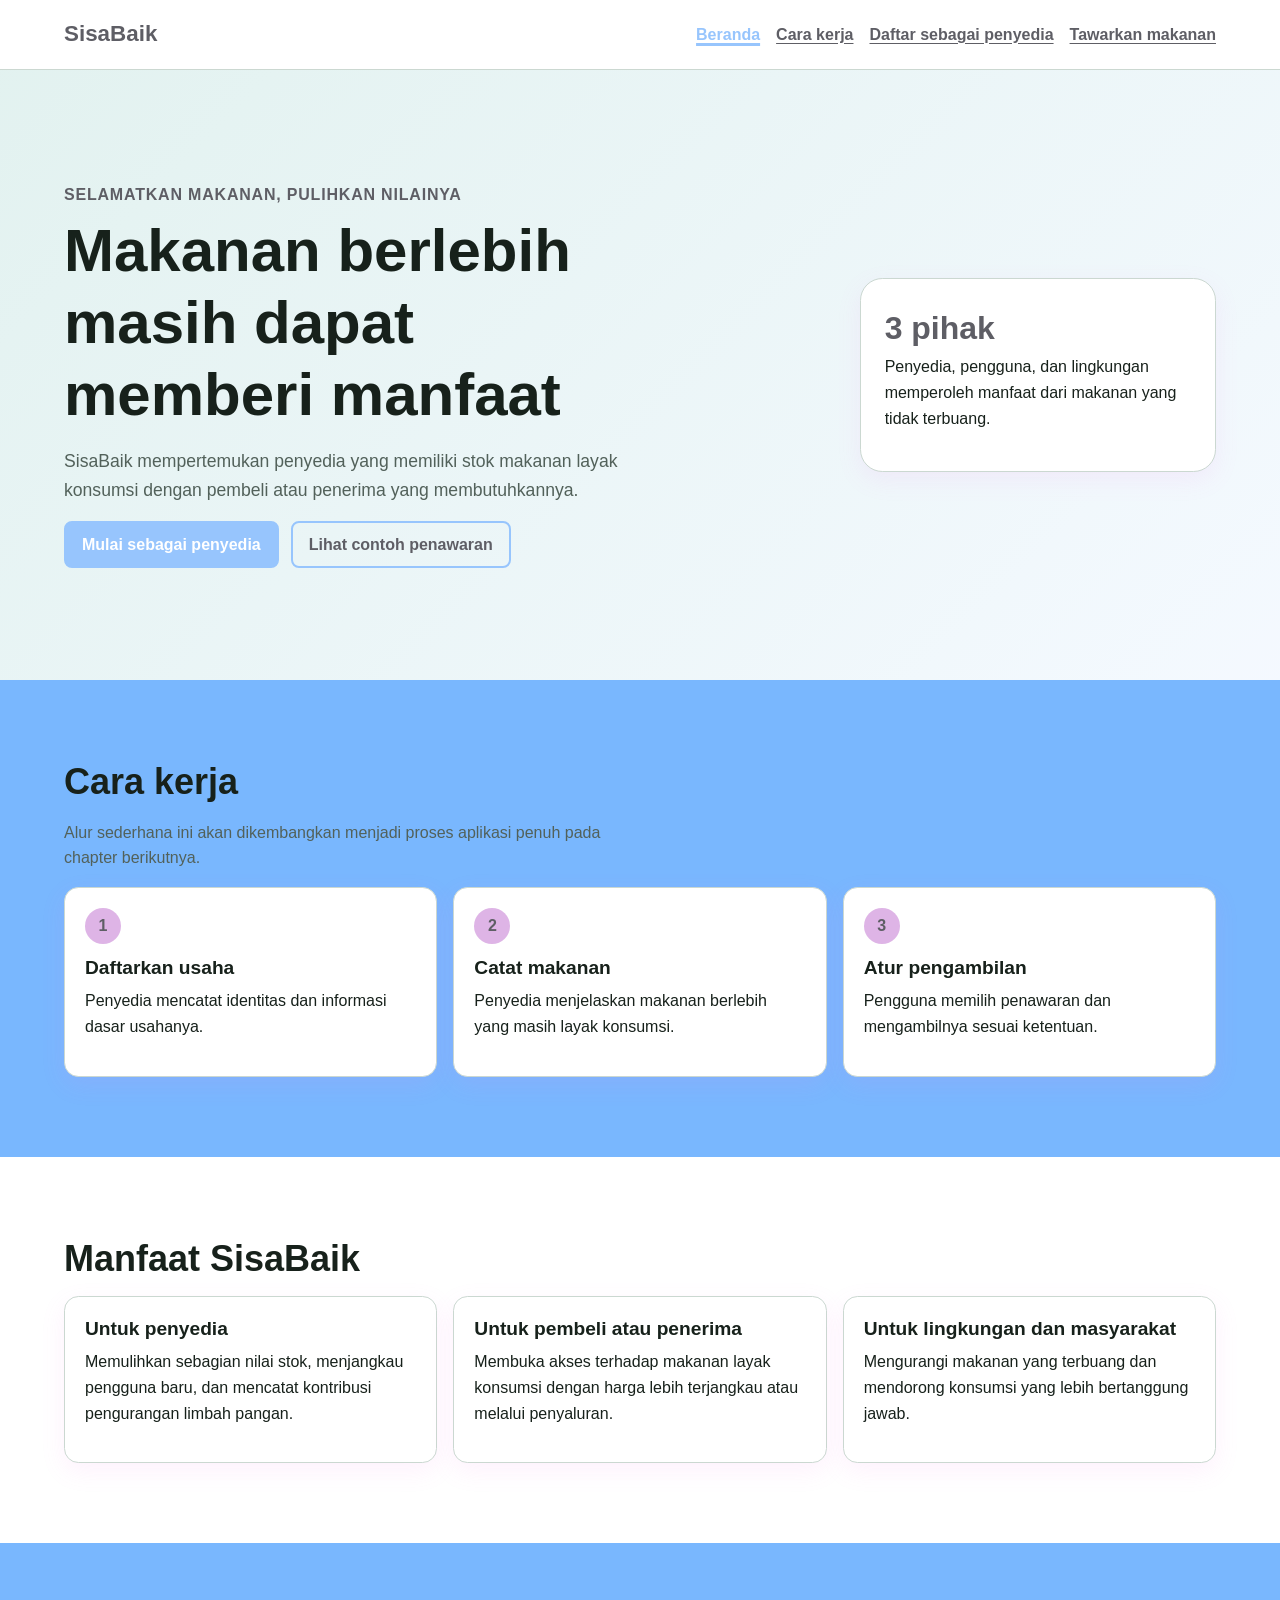
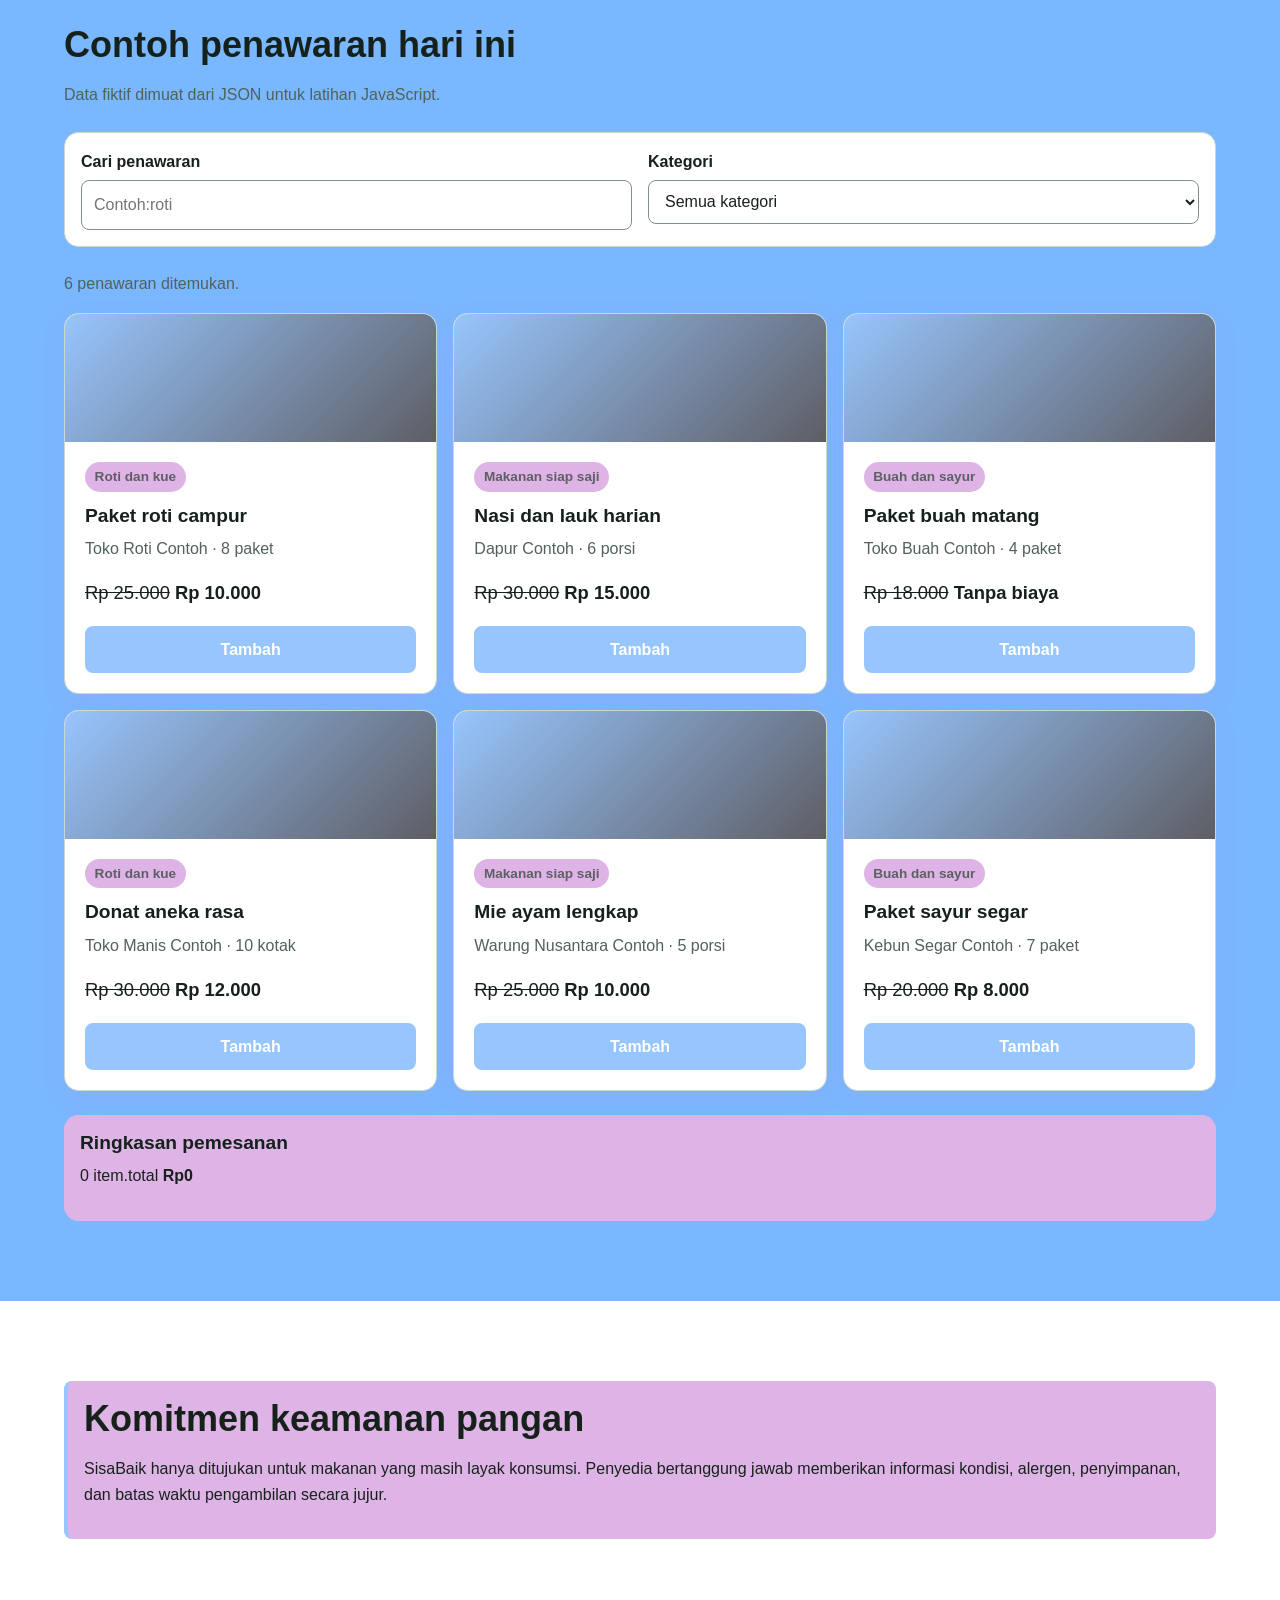
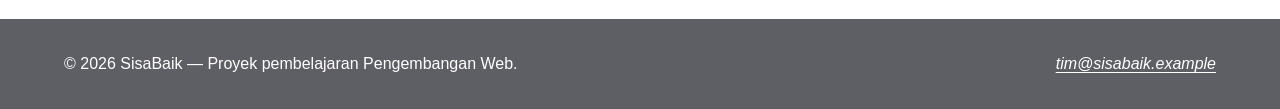
<file: index.html>
<!doctype html>
<html lang="id">
  <head>
    <meta charset="utf-8">
    <meta name="viewport" content="width=device-width, initial-scale=1">
    <meta name="description" content="SisaBaik membantu penyedia menawarkan makanan berlebih agar tetap bernilai, terjangkau, dan tidak terbuang.">
    <title>Beranda | SisaBaik</title>
    <link rel="stylesheet" href="styles.css">
    <script src="app.js" defer></script>
  </head>
  <body>
    <a class="skip-link" href="#konten-utama">Lewati ke konten utama</a>

    <header class="site-header">
      <div class="container header-layout">
        <p class="brand">SisaBaik</p>
        <nav aria-label="Navigasi utama">
          <ul class="nav-list">
            <li><a href="index.html" aria-current="page">Beranda</a></li>
            <li><a href="#cara-kerja">Cara kerja</a></li>
            <li><a href="daftar-penyedia.html">Daftar sebagai penyedia</a></li>
            <li><a href="tawarkan-makanan.html">Tawarkan makanan</a></li>
          </ul>
        </nav>
      </div>
    </header>

    <main id="konten-utama" tabindex="-1">
      <section class="hero" aria-labelledby="judul-utama">
        <div class="container hero-layout">
          <div>
            <p class="eyebrow">Selamatkan makanan, pulihkan nilainya</p>
            <h1 id="judul-utama">Makanan berlebih masih dapat memberi manfaat</h1>
            <p class="lead">SisaBaik mempertemukan penyedia yang memiliki stok makanan layak konsumsi dengan pembeli atau penerima yang membutuhkannya.</p>
            <div class="button-group">
              <a class="button" href="daftar-penyedia.html">Mulai sebagai penyedia</a>
              <a class="button button-secondary" href="#penawaran-contoh">Lihat contoh penawaran</a>
            </div>
          </div>
          <aside class="hero-panel" aria-label="Ringkasan manfaat SisaBaik">
            <strong>3 pihak</strong>
            <p>Penyedia, pengguna, dan lingkungan memperoleh manfaat dari makanan yang tidak terbuang.</p>
          </aside>
        </div>
      </section>

      <section class="section" id="cara-kerja" aria-labelledby="judul-cara-kerja">
        <div class="container">
          <h2 id="judul-cara-kerja">Cara kerja</h2>
          <p class="section-intro">Alur sederhana ini akan dikembangkan menjadi proses aplikasi penuh pada chapter berikutnya.</p>
          <div class="steps-grid">
            <article class="card">
              <span class="step-number" aria-hidden="true">1</span>
              <h3>Daftarkan usaha</h3>
              <p>Penyedia mencatat identitas dan informasi dasar usahanya.</p>
            </article>
            <article class="card">
              <span class="step-number" aria-hidden="true">2</span>
              <h3>Catat makanan</h3>
              <p>Penyedia menjelaskan makanan berlebih yang masih layak konsumsi.</p>
            </article>
            <article class="card">
              <span class="step-number" aria-hidden="true">3</span>
              <h3>Atur pengambilan</h3>
              <p>Pengguna memilih penawaran dan mengambilnya sesuai ketentuan.</p>
            </article>
          </div>
        </div>
      </section>

      <section class="section section-alt" aria-labelledby="judul-manfaat">
        <div class="container">
          <h2 id="judul-manfaat">Manfaat SisaBaik</h2>
          <div class="benefit-grid">
            <article class="card">
              <h3>Untuk penyedia</h3>
              <p>Memulihkan sebagian nilai stok, menjangkau pengguna baru, dan mencatat kontribusi pengurangan limbah pangan.</p>
            </article>
            <article class="card">
              <h3>Untuk pembeli atau penerima</h3>
              <p>Membuka akses terhadap makanan layak konsumsi dengan harga lebih terjangkau atau melalui penyaluran.</p>
            </article>
            <article class="card">
              <h3>Untuk lingkungan dan masyarakat</h3>
              <p>Mengurangi makanan yang terbuang dan mendorong konsumsi yang lebih bertanggung jawab.</p>
            </article>
          </div>
        </div>
      </section>

      <section class="section" id="penawaran-contoh" aria-labelledby="judul-penawaran">
        <div class="container">
          <h2 id="judul-penawaran">Contoh penawaran hari ini</h2>
          <p class="section-intro">Data fiktif dimuat dari JSON untuk latihan JavaScript.</p>
          <form class="filter-panel" id="filter-form" role="search">
            <p>
              <label for="kata-kunci">Cari penawaran</label><br>
              <input id="kata-kunci" name="kata_kunci" type="search" placeholder="Contoh:roti">
            </p>
            <p>
              <label for="filter-kategori">Kategori</label><br>
              <select id="filter-kategori" name="kategori">
                <option value="semua">Semua kategori</option>
                <option value="makanan-siap-saji">Makanan siap saji</option>
                <option value="roti-kue">Roti dan kue</option>
                <option value="buah-sayur">Buah dan sayur</option>
              </select>
            </p>

          </form>
          <p id="status-katalog" class="status-message" role="status" aria-live="polite">Memuat penawaran...</p>
          <div class="offer-grid" id="daftar-penawaran"></div>
          <aside class="cart-summary" aria-labelledby="judul-ringkasan">
            <h3 id="judul-ringkasan">Ringkasan pemesanan</h3>
            <p>
              <span id="jumlah-item">0</span> item.total 
              <strong id="total-pesanan">Rp0</strong>
            </p>
          </aside>
        </div>
      </section>

      <section class="section section-alt" aria-labelledby="judul-keamanan">
        <div class="container">
          <div class="notice">
            <h2 id="judul-keamanan">Komitmen keamanan pangan</h2>
            <p>SisaBaik hanya ditujukan untuk makanan yang masih layak konsumsi. Penyedia bertanggung jawab memberikan informasi kondisi, alergen, penyimpanan, dan batas waktu pengambilan secara jujur.</p>
          </div>
        </div>
      </section>
    </main>

    <footer class="site-footer">
      <div class="container footer-layout">
        <p>&copy; 2026 SisaBaik — Proyek pembelajaran Pengembangan Web.</p>
        <address><a href="mailto:tim@sisabaik.example">tim@sisabaik.example</a></address>
      </div>
    </footer>
  </body>
</html>
</file>
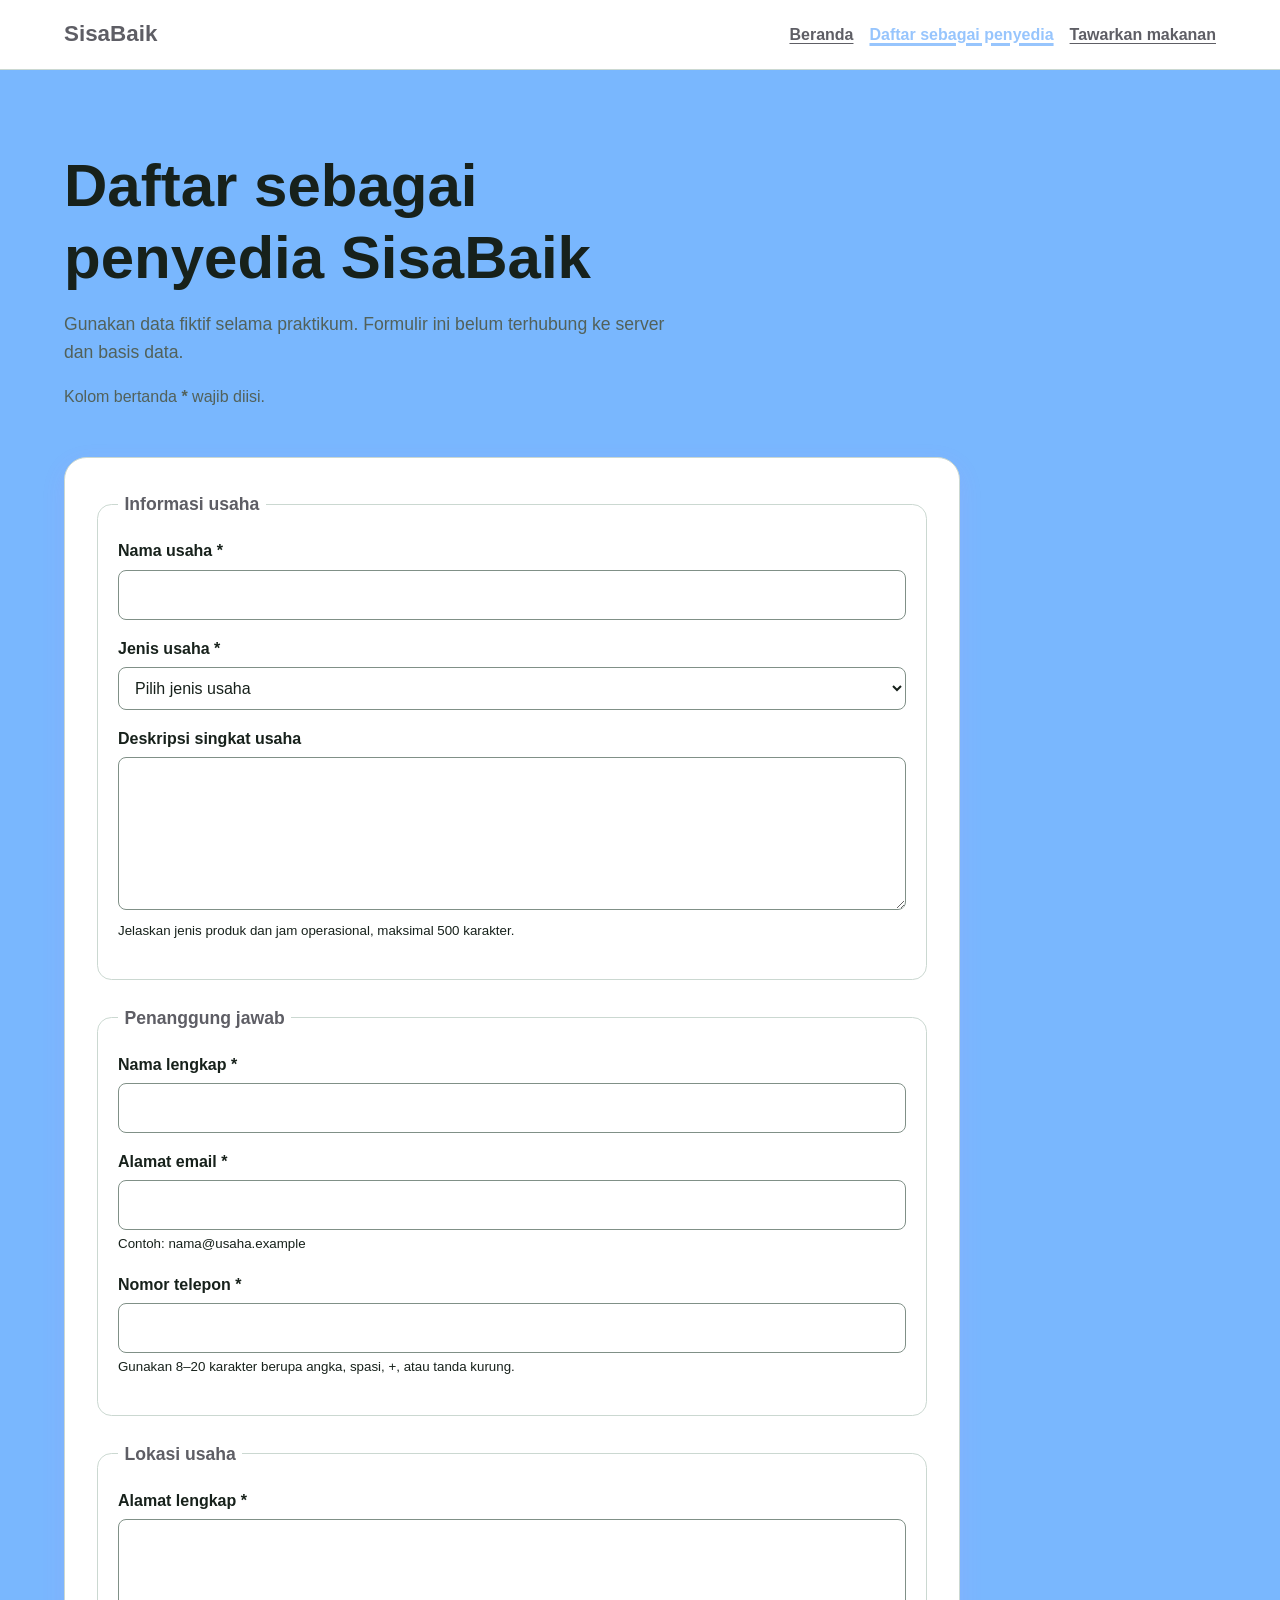
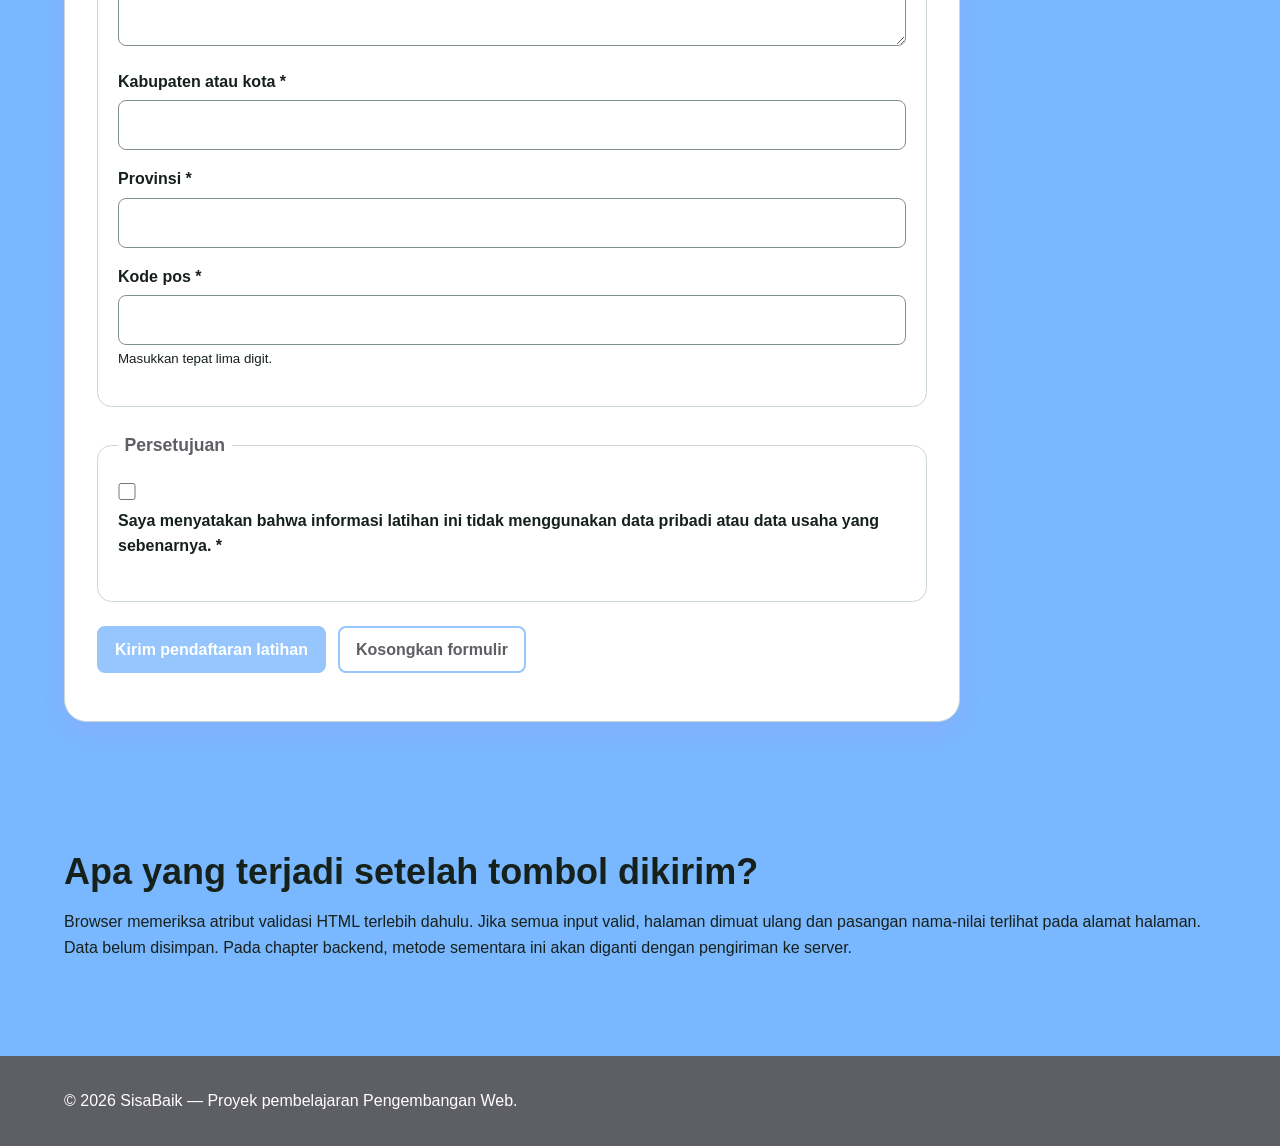
<file: daftar-penyedia.html>
<!doctype html>
<html lang="id">
  <head>
    <meta charset="utf-8">
    <meta name="viewport" content="width=device-width, initial-scale=1">
    <meta
      name="description"
      content="Formulir prototipe untuk mendaftarkan usaha sebagai penyedia makanan di SisaBaik."
    >
    <title>Daftar Penyedia | SisaBaik</title>
    <link rel="stylesheet" href="styles.css">
  </head>
  <body>
    <a class="skip-link" href="#konten-utama">Lewati ke konten utama</a>
    <header class="site-header">
      <div class="container header-layout">
        <p class="brand">SisaBaik</p>
        <nav aria-label="Navigasi utama">
          <ul class="nav-list">
            <li><a href="index.html">Beranda</a></li>
            <li>
              <a href="daftar-penyedia.html" aria-current="page">
                Daftar sebagai penyedia
              </a>
            </li>
            <li><a href="tawarkan-makanan.html">Tawarkan makanan</a></li>
          </ul>
        </nav>
      </div>
    </header>
    <main class="container" id="konten-utama" tabindex="-1">
      <div class="page-heading">
        <h1>Daftar sebagai penyedia SisaBaik</h1>
        <p class="lead">
          Gunakan data fiktif selama praktikum. Formulir ini belum terhubung ke
          server dan basis data.
        </p>
        <p class="required-note" id="petunjuk-wajib">Kolom bertanda <strong>*</strong> wajib diisi.</p>
      </div>
      <form
        class="form-card"
        action="daftar-penyedia.html"
        method="get"
        aria-describedby="petunjuk-wajib"
      >
        <fieldset class="form-section">
          <legend>Informasi usaha</legend>
          <p>
            <label for="nama-usaha">Nama usaha *</label><br>
            <input
              type="text"
              id="nama-usaha"
              name="nama_usaha"
              autocomplete="organization"
              minlength="3"
              maxlength="100"
              required
            >
          </p>
          <p>
            <label for="jenis-usaha">Jenis usaha *</label><br>
            <select id="jenis-usaha" name="jenis_usaha" required>
              <option value="">Pilih jenis usaha</option>
              <option value="restoran">Restoran</option>
              <option value="toko-roti">Toko roti</option>
              <option value="katering">Katering</option>
              <option value="ritel">Toko ritel</option>
              <option value="hotel">Hotel atau penginapan</option>
              <option value="lainnya">Lainnya</option>
            </select>
          </p>
          <p>
            <label for="deskripsi-usaha">Deskripsi singkat usaha</label><br>
            <textarea
              id="deskripsi-usaha"
              name="deskripsi_usaha"
              rows="5"
              maxlength="500"
              aria-describedby="bantuan-deskripsi"
            ></textarea><br>
            <small id="bantuan-deskripsi">
              Jelaskan jenis produk dan jam operasional, maksimal 500 karakter.
            </small>
          </p>
        </fieldset>
        <fieldset class="form-section">
          <legend>Penanggung jawab</legend>
          <p>
            <label for="nama-penanggung-jawab">Nama lengkap *</label><br>
            <input
              type="text"
              id="nama-penanggung-jawab"
              name="nama_penanggung_jawab"
              autocomplete="name"
              minlength="3"
              maxlength="100"
              required
            >
          </p>
          <p>
            <label for="email">Alamat email *</label><br>
            <input
              type="email"
              id="email"
              name="email"
              autocomplete="email"
              maxlength="254"
              aria-describedby="bantuan-email"
              required
            ><br>
            <small id="bantuan-email">Contoh: nama@usaha.example</small>
          </p>
          <p>
            <label for="telepon">Nomor telepon *</label><br>
            <input
              type="tel"
              id="telepon"
              name="telepon"
              autocomplete="tel"
              inputmode="tel"
              pattern="[0-9+() ]{8,20}"
              aria-describedby="bantuan-telepon"
              required
            ><br>
            <small id="bantuan-telepon">
              Gunakan 8–20 karakter berupa angka, spasi, +, atau tanda kurung.
            </small>
          </p>
        </fieldset>
        <fieldset class="form-section">
          <legend>Lokasi usaha</legend>
          <p>
            <label for="alamat">Alamat lengkap *</label><br>
            <textarea
              id="alamat"
              name="alamat"
              rows="4"
              autocomplete="street-address"
              minlength="10"
              maxlength="250"
              required
            ></textarea>
          </p>
          <p>
            <label for="kota">Kabupaten atau kota *</label><br>
            <input
              type="text"
              id="kota"
              name="kota"
              autocomplete="address-level2"
              maxlength="100"
              required
            >
          </p>
          <p>
            <label for="provinsi">Provinsi *</label><br>
            <input
              type="text"
              id="provinsi"
              name="provinsi"
              autocomplete="address-level1"
              maxlength="100"
              required
            >
          </p>
          <p>
            <label for="kode-pos">Kode pos *</label><br>
            <input
              type="text"
              id="kode-pos"
              name="kode_pos"
              autocomplete="postal-code"
              inputmode="numeric"
              pattern="[0-9]{5}"
              aria-describedby="bantuan-kode-pos"
              required
            ><br>
            <small id="bantuan-kode-pos">Masukkan tepat lima digit.</small>
          </p>
        </fieldset>
        <fieldset class="form-section">
          <legend>Persetujuan</legend>
          <p>
            <input
              type="checkbox"
              id="persetujuan"
              name="persetujuan"
              value="setuju"
              required
            >
            <label for="persetujuan">
              Saya menyatakan bahwa informasi latihan ini tidak menggunakan
              data pribadi atau data usaha yang sebenarnya. *
            </label>
          </p>
        </fieldset>
        <p class="form-actions">
          <button class="button" type="submit">Kirim pendaftaran latihan</button>
          <button class="button button-secondary" type="reset">Kosongkan formulir</button>
        </p>
      </form>
      <section class="section" aria-labelledby="catatan-prototipe">
        <h2 id="catatan-prototipe">Apa yang terjadi setelah tombol dikirim?</h2>
        <p>
          Browser memeriksa atribut validasi HTML terlebih dahulu. Jika semua
          input valid, halaman dimuat ulang dan pasangan nama-nilai terlihat
          pada alamat halaman. Data belum disimpan. Pada chapter backend,
          metode sementara ini akan diganti dengan pengiriman ke server.
        </p>
      </section>
    </main>
    <footer class="site-footer">
      <div class="container footer-layout">
        <p>&copy; 2026 SisaBaik — Proyek pembelajaran Pengembangan Web.</p>
      </div>
    </footer>
  </body>
</html>
</file>
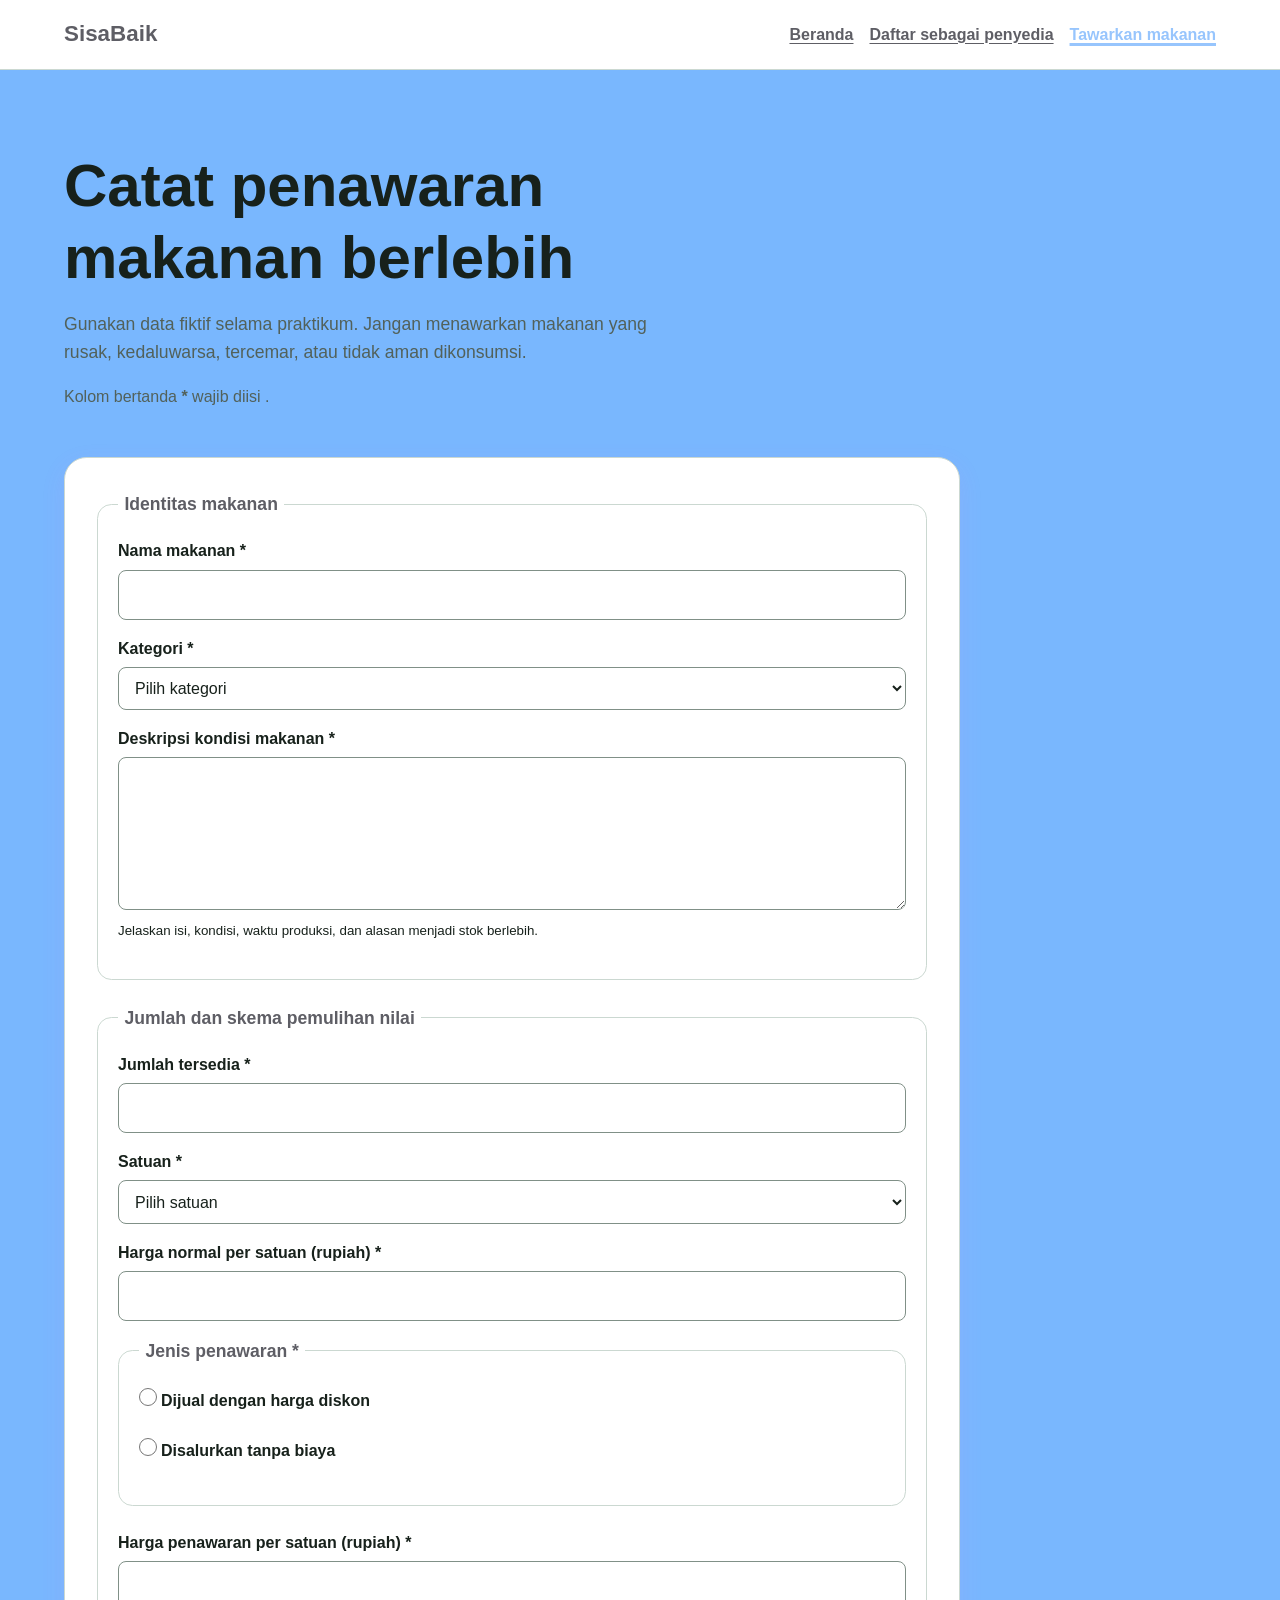
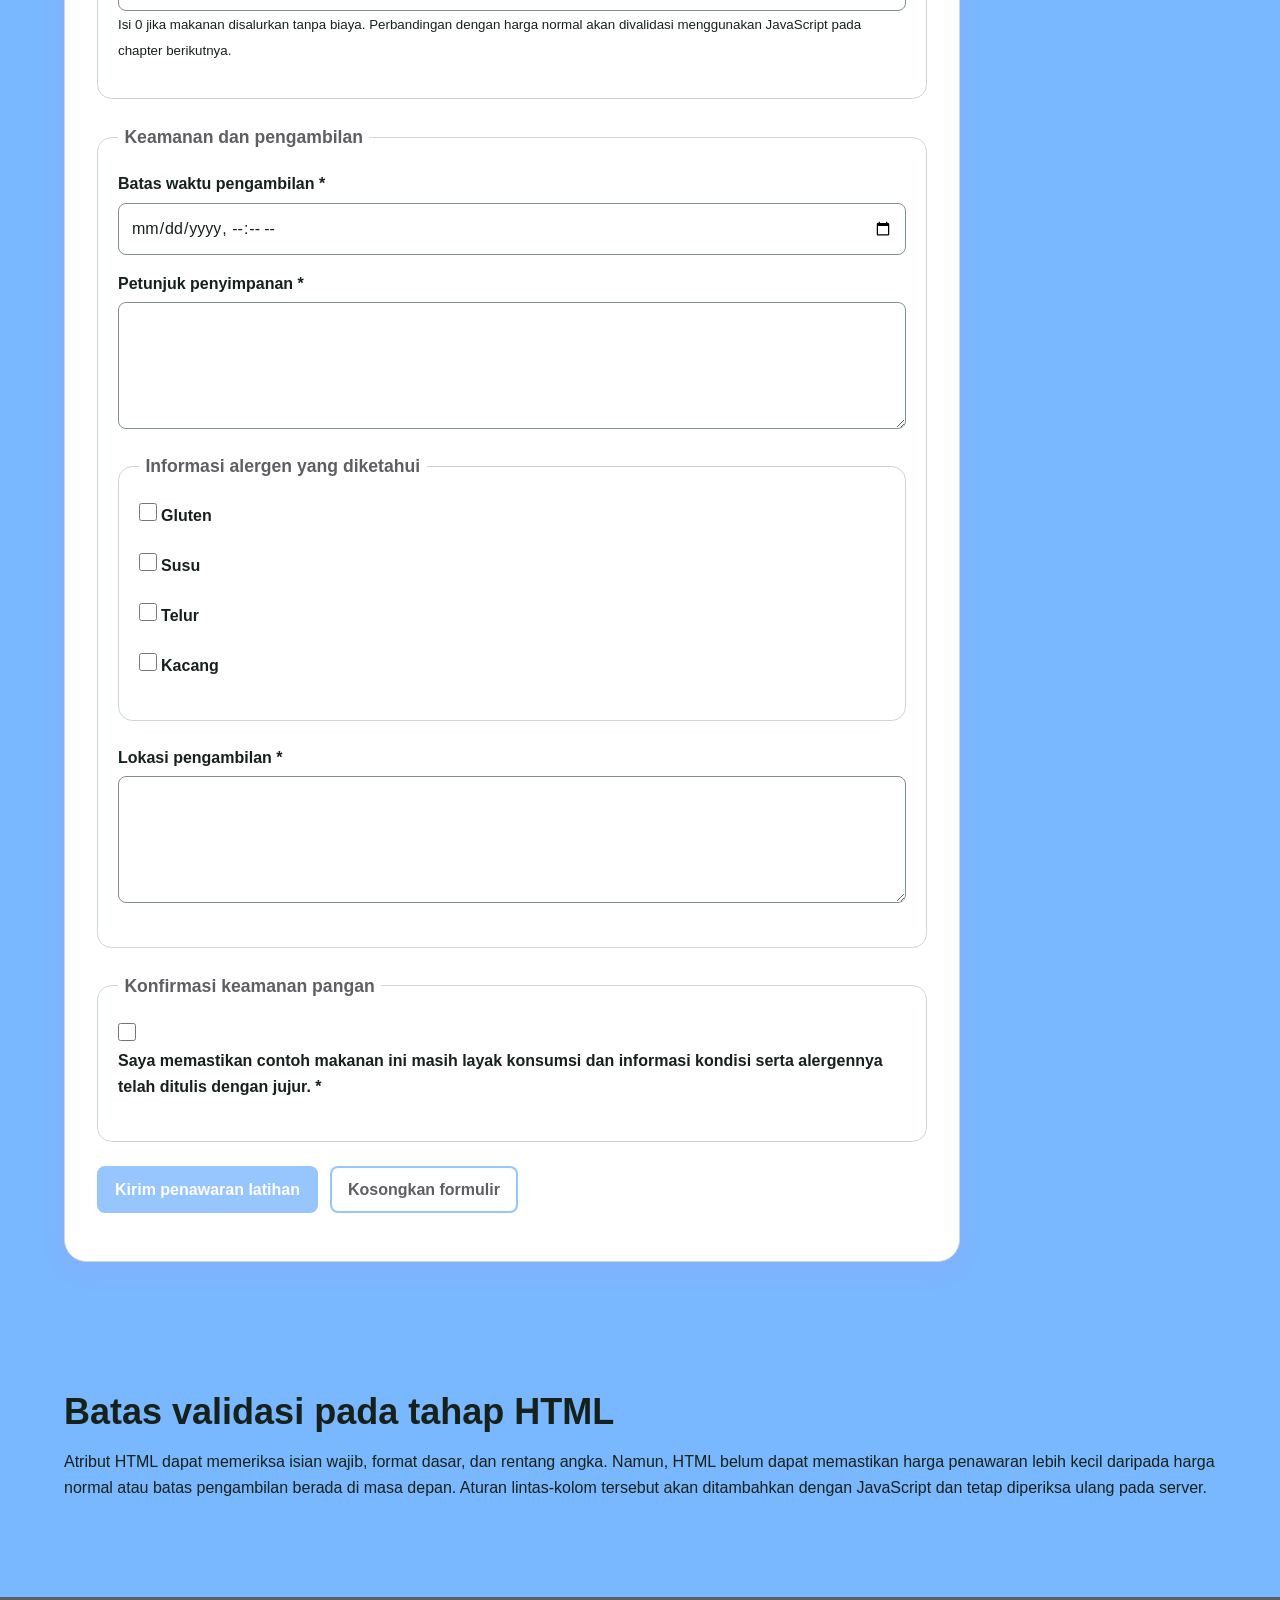
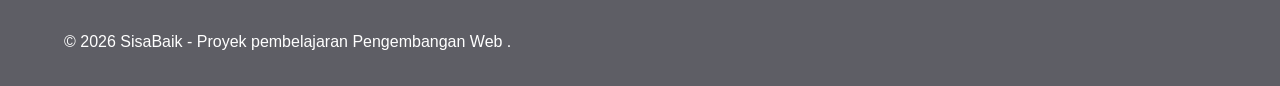
<file: tawarkan-makanan.html>
<!doctype html>
<html lang="id">
<head>
<meta charset="utf-8">
<meta name="viewport" content="width=device-width, initial-scale=1">
<meta
name="description"
content="Formulir prototipe untuk mencatat makanan berlebih yang akan ditawarkan melalui SisaBaik."
>
<title>Tawarkan Makanan | SisaBaik</title>
<link rel="stylesheet" href="styles.css">
<script src="app.js" defer></script>
</head>
<body>
<a class="skip-link" href="#konten-utama">Lewati ke konten utama</a>

<header class="site-header">
<div class="container header-layout">
<p class="brand">SisaBaik</p>
<nav aria-label="Navigasi utama">
<ul class="nav-list">
<li><a href="index.html">Beranda</a></li>
<li><a href="daftar-penyedia.html">Daftar sebagai penyedia</a></li>
<li>
<a href="tawarkan-makanan.html" aria-current="page">
Tawarkan makanan
</a>
</li>
</ul>
</nav>
</div>
</header>

<main class="container" id="konten-utama" tabindex="-1">
<div class="page-heading">
<h1>Catat penawaran makanan berlebih</h1>
<p class="lead">

Gunakan data fiktif selama praktikum. Jangan menawarkan makanan yang
rusak, kedaluwarsa, tercemar, atau tidak aman dikonsumsi.
</p>
<p class="required-note" id="petunjuk-wajib">Kolom bertanda <strong> *</strong> wajib diisi .</p>
</div>

<form
id="form-penawaran"
class="form-card"
action="tawarkan-makanan.html"
method="get"
aria-describedby="petunjuk-wajib"
>
<fieldset class="form-section">
<legend>Identitas makanan</legend>

<p>
<label for="nama-makanan">Nama makanan *</label><br>
<input
type="text"
id="nama-makanan"
name="nama makanan"
minlength="3"
maxlength="120"
required
>
</p>

<p>
<label for="kategori">Kategori *</label><br>
<select id="kategori" name="kategori" required>
<option value="">Pilih kategori</option>
<option value="makanan-siap-saji">Makanan siap saji</option>
<option value="roti-kue">Roti atau kue</option>
<option value="buah-sayur">Buah atau sayur</option>
<option value="minuman">Minuman</option>
<option value="bahan-pangan">Bahan pangan</option>

<option value="lainnya">Lainnya</option>
</select>
</p>

<p>
<label for="deskripsi-makanan">Deskripsi kondisi makanan *</label><br>
<textarea
id="deskripsi-makanan"
name="deskripsi_makanan"
rows="5"
minlength="20"
maxlength="600"
aria-describedby="bantuan-deskripsi-makanan"
required
></textarea><br>
<small id="bantuan-deskripsi-makanan">
Jelaskan isi, kondisi, waktu produksi, dan alasan menjadi stok berlebih.
</small>
</p>
</fieldset>

<fieldset class="form-section">
<legend>Jumlah dan skema pemulihan nilai</legend>

<p>
<label for="jumlah">Jumlah tersedia *</label><br>
<input
type="number"
id="jumlah"
name="jumlah"
min="1"
max="1000"
step="1"
required
>
</p>

<p>
<label for="satuan">Satuan *</label><br>
<select id="satuan" name="satuan" required>
<option value="">Pilih satuan</option>
<option value="porsi">Porsi</option>
<option value="paket">Paket</option>
<option value="buah">Buah</option>
<option value="kilogram">Kilogram</option>
<option value="liter">Liter</option>
</select>
</p>

<p>
<label for="harga-normal">Harga normal per satuan (rupiah) *</label><br>
<input
type="number"
id="harga-normal"
name="harga_normal"
min="0"
max="10000000"
step="500"
required
>
</p>

<fieldset class="form-section">
<legend>Jenis penawaran *</legend>
<p>
<input
type="radio"
id="jenis-diskon"
name="jenis_penawaran"
value="diskon"
required
>

<label for="jenis-diskon">Dijual dengan harga diskon</label>
</p>
<p>
<input
type="radio"
id="jenis-donasi"
name="jenis_penawaran"
value="donasi"
>
<label for="jenis-donasi">Disalurkan tanpa biaya</label>
</p>
</fieldset>

<p>
<label for="harga-pemulihan">Harga penawaran per satuan (rupiah) *</label><br>
<input
type="number"
id="harga-pemulihan"
name="harga penawaran"
min="0"
max="10000000"
step="500"
aria-describedby="bantuan-harga"
required
><br>
<small id="bantuan-harga">
Isi 0 jika makanan disalurkan tanpa biaya. Perbandingan dengan
harga normal akan divalidasi menggunakan JavaScript pada chapter berikutnya.
</small>
</p>
</fieldset>

<fieldset class="form-section">
<legend>Keamanan dan pengambilan</legend>

<p>

  <label for="batas-pengambilan">Batas waktu pengambilan *</label><br>
<input
type="datetime-local"
id="batas-pengambilan"
name="batas_pengambilan"
required
>
</p>

<p>
<label for="petunjuk-penyimpanan">Petunjuk penyimpanan *</label><br>
<textarea
id="petunjuk-penyimpanan"
name="petunjuk_penyimpanan"
rows="4"
minlength="10"
maxlength="300"
required
></textarea>
</p>

<fieldset class="form-section">
<legend>Informasi alergen yang diketahui</legend>
<p>
<input type="checkbox" id="alergen-gluten" name="alergen" value="gluten">
<label for="alergen-gluten">Gluten</label>
</p>
<p>
<input type="checkbox" id="alergen-susu" name="alergen" value="susu">
<label for="alergen-susu">Susu</label>
</p>
<p>
<input type="checkbox" id="alergen-telur" name="alergen" value="telur">
<label for="alergen-telur">Telur</label>
</p>
<p>

  <input type="checkbox" id="alergen-kacang" name="alergen" value="kacang">
<label for="alergen-kacang">Kacang</label>
</p>
</fieldset>

<p>
<label for="lokasi-pengambilan">Lokasi pengambilan *</label><br>
<textarea
id="lokasi-pengambilan"
name="lokasi_pengambilan"
rows="4"
autocomplete="street-address"
minlength="10"
maxlength="250"
required
></textarea>
</p>
</fieldset>

<fieldset class="form-section">
<legend>Konfirmasi keamanan pangan</legend>
<p>
<input
type="checkbox"
id="konfirmasi-keamanan"
name="konfirmasi_keamanan"
value="terkonfirmasi"
required
>
<label for="konfirmasi-keamanan">
Saya memastikan contoh makanan ini masih layak konsumsi dan
informasi kondisi serta alergennya telah ditulis dengan jujur. *
</label>
</p>
</fieldset>

<p class="form-actions">
<button class="button" type="submit">Kirim penawaran latihan</button>
<button class="button button-secondary" type="reset">Kosongkan formulir</button>
</p>
</form>

<section class="section" aria-labelledby="batas-validasi-html">
<h2 id="batas-validasi-html">Batas validasi pada tahap HTML</h2>
<p>
Atribut HTML dapat memeriksa isian wajib, format dasar, dan rentang
angka. Namun, HTML belum dapat memastikan harga penawaran lebih kecil
daripada harga normal atau batas pengambilan berada di masa depan.
Aturan lintas-kolom tersebut akan ditambahkan dengan JavaScript dan
tetap diperiksa ulang pada server.
</p>
</section>
</main>

<footer class="site-footer">
<div class="container footer-layout">
<p>&copy; 2026 SisaBaik - Proyek pembelajaran Pengembangan Web .</p>
</div>
</footer>
</body>
</html>
</file>
<file: styles.css>
:root {
  --color-primary: #97c5fd;
  --color-primary-dark: #5e5e65;
  --color-primary-soft: #deb4e6;
  --color-accent: #f2b84b;
  --color-text: #17211b;
  --color-muted: #52615a;
  --color-surface: #ffffff;
  --color-background: #79b7fe;
  --color-border: #cbd8d1;
  --color-danger: #a52a2a;
  --shadow-card: 0 0.5rem 1.5rem rgba(249, 117, 231, 0.1);
  --radius-small: 0.5rem;
  --radius-medium: 0.9rem;
  --radius-large: 1.4rem;
  --content-width: 72rem;
}

*,
*::before,
*::after {
  box-sizing: border-box;
}

html {
  scroll-behavior: smooth;
}

body {
  margin: 0;
  background: var(--color-background);
  color: var(--color-text);
  font-family: Arial, Helvetica, sans-serif;
  font-size: 1rem;
  line-height: 1.6;
}

h1,
h2,
h3,
p {
  margin-block-start: 0;
}

h1,
h2,
h3 {
  line-height: 1.2;
}

h1 {
  max-width: 18ch;
  margin-block-end: 1rem;
  font-size: clamp(2rem, 7vw, 3.75rem);
}

h2 {
  margin-block-end: 1rem;
  font-size: clamp(1.5rem, 4vw, 2.25rem);
}

h3 {
  margin-block-end: 0.6rem;
  font-size: 1.2rem;
}

a {
  color: var(--color-primary-dark);
  text-underline-offset: 0.2em;
}

a:hover {
  text-decoration-thickness: 0.18em;
}

:focus-visible {
  outline: 0.2rem solid var(--color-accent);
  outline-offset: 0.2rem;
}

.skip-link {
  position: absolute;
  inset-block-start: 0.5rem;
  inset-inline-start: 0.5rem;
  z-index: 100;
  padding: 0.7rem 1rem;
  border-radius: var(--radius-small);
  background: var(--color-text);
  color: var(--color-surface);
  transform: translateY(-180%);
}

.skip-link:focus {
  transform: translateY(0);
}

.container {
  width: min(100% - 2rem, var(--content-width));
  margin-inline: auto;
}

.site-header {
  background: var(--color-surface);
  border-block-end: 0.0625rem solid var(--color-border);
}

.header-layout {
  display: flex;
    flex-direction: column;
  gap: 0.75rem;
  padding-block: 1rem;
}

.brand {
  margin: 0;
  color: var(--color-primary-dark);
  font-size: 1.4rem;
  font-weight: 700;
}

.nav-list {
  display: flex;
  flex-wrap: wrap;
  gap: 0.5rem 1rem;
  margin: 0;
  padding: 0;
  list-style: none;
}

.nav-list a {
  display: inline-block;
  padding-block: 0.35rem;
  font-weight: 700;
}

.nav-list a[aria-current="page"] {
  color: var(--color-primary);
  text-decoration-thickness: 0.2em;
}

.hero {
  padding-block: clamp(3rem, 10vw, 7rem);
  background:
  linear-gradient(135deg, rgb(232 245 239 / 95%), rgb(255 255 255 / 92%));
}

.hero-layout {
  display: grid;
  gap: 2rem;
  align-items: center;
}

.eyebrow {
  margin-block-end: 0.5rem;
  color: var(--color-primary-dark);
  font-weight: 700;
  letter-spacing: 0.05em;
  text-transform: uppercase;
}

.lead {
  max-width: 62ch;
  color: var(--color-muted);
  font-size: 1.1rem;
}

.hero-panel {
  padding: 1.5rem;
  border: 0.0625rem solid var(--color-border);
  border-radius: var(--radius-large);
  background: var(--color-surface);
  box-shadow: var(--shadow-card);
}

.hero-panel strong {
  display: block;
  color: var(--color-primary-dark);
  font-size: 2rem;
}

.button-group,
.form-actions {
  display: flex;
  flex-wrap: wrap;
  gap: 0.75rem;
  align-items: center;
}

.button {
  display: inline-block;
  padding: 0.75rem 1rem;
  border: 0.125rem solid var(--color-primary);
  border-radius: var(--radius-small);
  background: var(--color-primary);
  color: var(--color-surface);
  font: inherit;
  font-weight: 700;
  line-height: 1.2;
  text-decoration: none;
  cursor: pointer;
}

.button:hover {
  background: var(--color-primary-dark);
  border-color: var(--color-primary-dark);
}

.button-secondary {
  background: transparent;
  color: var(--color-primary-dark);
}

.section {
  padding-block: clamp(2.5rem, 7vw, 5rem);
}

.section-alt {
  background: var(--color-surface);
}

.section-intro {
  max-width: 65ch;
  color: var(--color-muted);
}

.steps-grid,
.benefit-grid,
.offer-grid {
  display: grid;
  grid-template-columns: 1fr;
  gap: 1rem;
}

.card {
  padding: 1.25rem;
  border: 0.0625rem solid var(--color-border);
  border-radius: var(--radius-medium);
  background: var(--color-surface);
  box-shadow: var(--shadow-card);
}

.step-number {
  display: inline-grid;
  width: 2.25rem;
  height: 2.25rem;
  margin-block-end: 0.75rem;
  place-items: center;
  border-radius: 50%;
  background: var(--color-primary-soft);
  color: var(--color-primary-dark);
  font-weight: 700;
}

.offer-card {
  display: flex;
  flex-direction: column;
  overflow: hidden;
  border: 0.0625rem solid var(--color-border);
  border-radius: var(--radius-medium);
  background: var(--color-surface);
  box-shadow: var(--shadow-card);
}

.offer-card__visual {
  min-height: 8rem;
  background: linear-gradient(135deg, var(--color-primary), var(--color-primary-dark));
}

.offer-card__content {
  display: flex;
  flex: 1;
  flex-direction: column;
  padding: 1.25rem;
}

.offer-card__meta {
  color: var(--color-muted);
}

.offer-card__price {
  margin-block-start: auto;
  font-size: 1.15rem;
}

.badge {
  display: inline-block;
  width: fit-content;
  margin-block-end: 0.75rem;
  padding: 0.25rem 0.6rem;
  border-radius: 999px;
  background: var(--color-primary-soft);
  color: var(--color-primary-dark);
  font-size: 0.85rem;
  font-weight: 700;
}

.notice {
  padding: 1rem;
  border-inline-start: 0.3rem solid var(--color-primary);
  border-radius: var(--radius-small);
  background: var(--color-primary-soft);
}

.page-heading {
  padding-block: clamp(2.5rem, 7vw, 5rem) 2rem;
}

.form-card {
  max-width: 56rem;
  margin-block-end: 3rem;
  padding: clamp(1rem, 4vw, 2rem);
  border: 0.0625rem solid var(--color-border);
  border-radius: var(--radius-large);
  background: var(--color-surface);
  box-shadow: var(--shadow-card);
}

.form-section {
  margin: 0 0 1.5rem;
  padding: 1.25rem;
  border: 0.0625rem solid var(--color-border);
  border-radius: var(--radius-medium);
}

.form-section legend {
  padding-inline: 0.4rem;
  color: var(--color-primary-dark);
  font-size: 1.1rem;
  font-weight: 700;
}

label {
  display: inline-block;
  margin-block-end: 0.35rem;
  font-weight: 700;
}

input,
select,
textarea {
  width: 100%;
  padding: 0.7rem 0.75rem;
  border: 0.0625rem solid #809087;
  border-radius: var(--radius-small);
  background: var(--color-surface);
  color: var(--color-text);
  font: inherit;
}

textarea {
  resize: vertical;
}

input:focus,
select:focus,
textarea:focus {
  border-color: var(--color-primary-dark);
}

input[type="checkbox"],
input[type="radio"] {
  width: 1.1rem;
  height: 1.1rem;
  margin: 0.2rem 0 0;
  accent-color: var(--color-primary);
}

.required-note {
  color: var(--color-muted);
}

.site-footer {
  padding-block: 2rem;
  background: var(--color-primary-dark);
  color: var(--color-surface);
}

.site-footer a {
  color: var(--color-surface);
}

.footer-layout {
  display: flex;
  flex-direction: column;
  gap: 0.5rem;
}

.footer-layout p,
.footer-layout address {
  margin: 0;
}

@media (min-width: 48rem) {
  .header-layout {
    flex-direction: row;
    justify-content: space-between;
    align-items: center;
  }

  .hero-layout {
    grid-template-columns: minmax(0, 1.5fr) minmax(15rem, 0.7fr);
  }

  .steps-grid,
  .benefit-grid {
    grid-template-columns: repeat(3, minmax(0, 1fr));
  }

  .offer-grid {
    grid-template-columns: repeat(2, minmax(0, 1fr));
  }

  .footer-layout {
    flex-direction: row;
    justify-content: space-between;
    align-items: center;
  }
}

@media (min-width: 68rem) {
  .offer-grid {
    grid-template-columns: repeat(3, minmax(0, 1fr));
  }
}

@media (prefers-reduced-motion: reduce) {
  html {
    scroll-behavior: auto;
  }
}

.filter-panel { display:grid; gap:1rem; margin-block:1.5rem; padding:1rem; border:0.0625rem solid var(--color-border); border-radius:var(--radius-medium); background:var(--color-surface);}
.filter-panel p { margin:0; }
.status-message { min-height:1.6em; color:var(--color-muted);}
.cart-summary { margin-block-start:1.5rem; padding:1rem; border-radius:var(--radius-medium); background:var(--color-primary-soft);}
.error-message { color:var(--color-danger); font-weight:700;}
@media (min-width:48rem) {.filter-panel {grid-template-columns:repeat(2,minmax(0,1fr));} }
</file>
